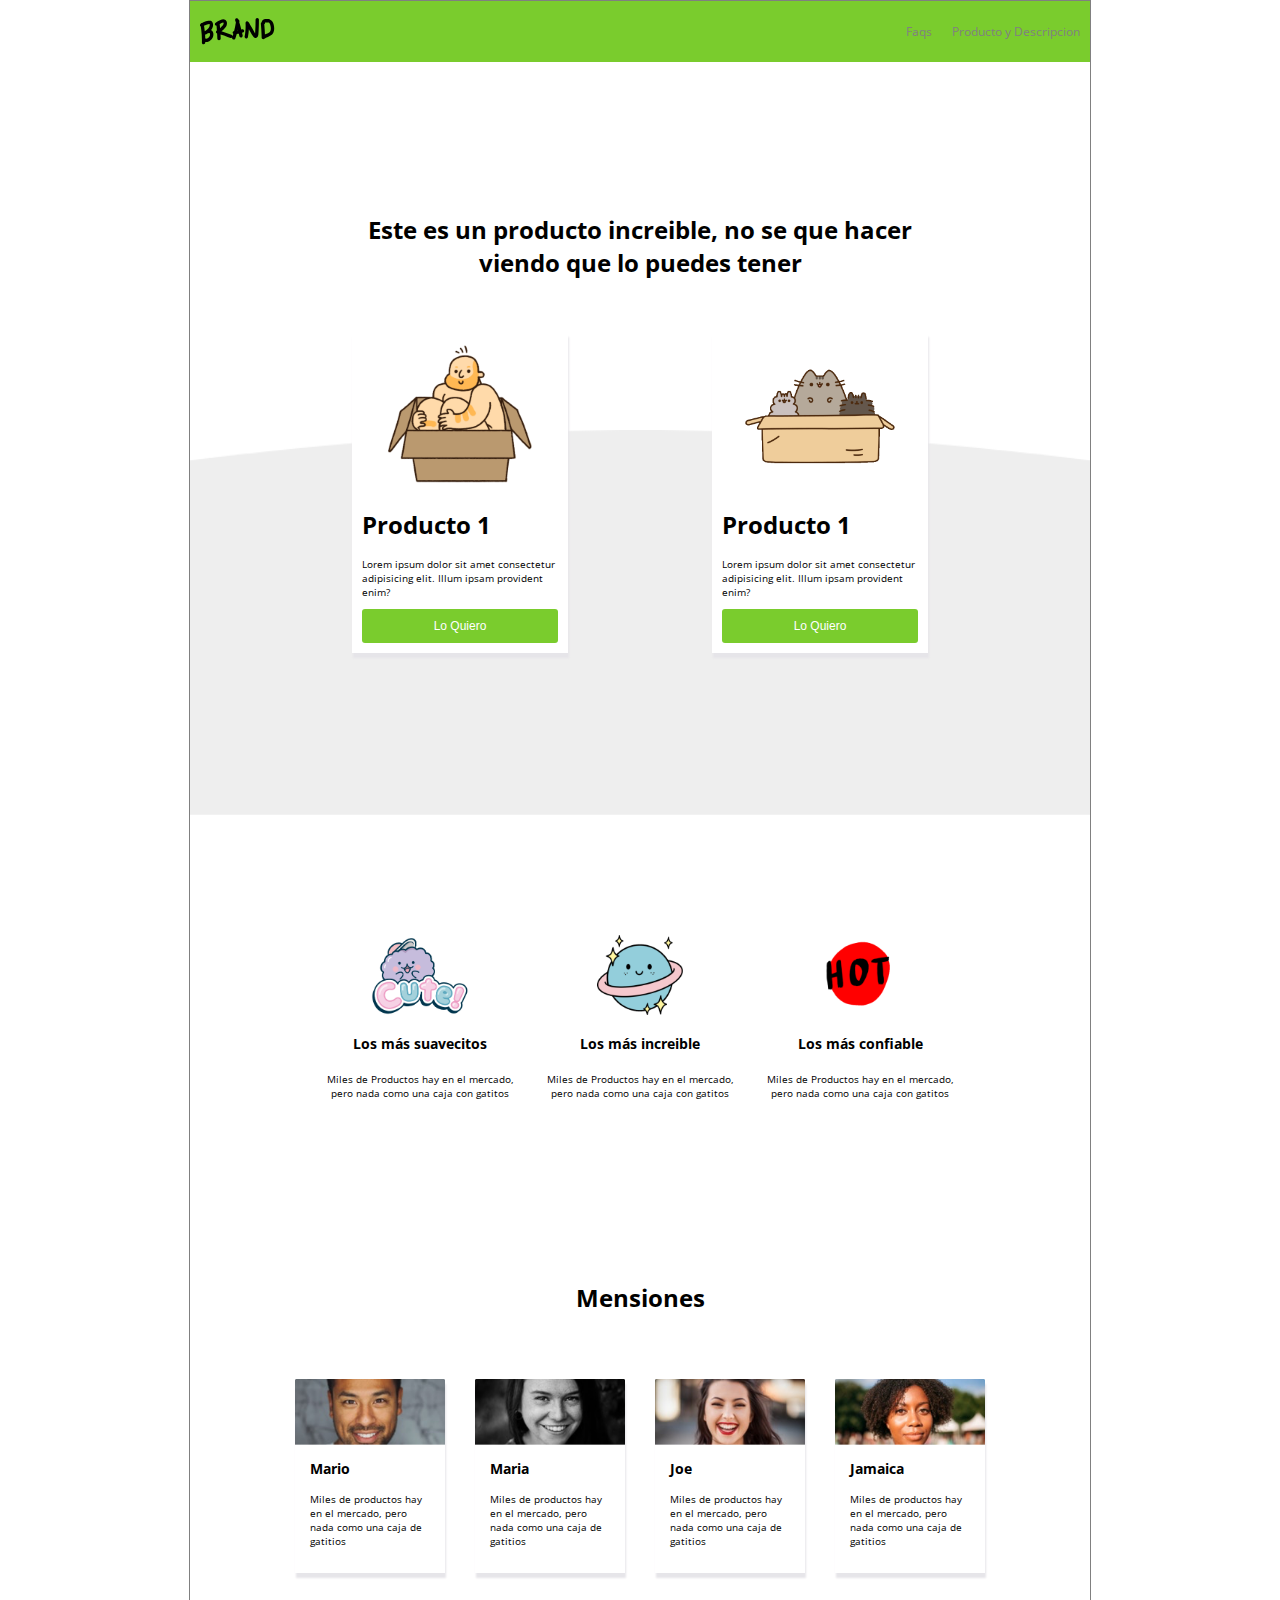
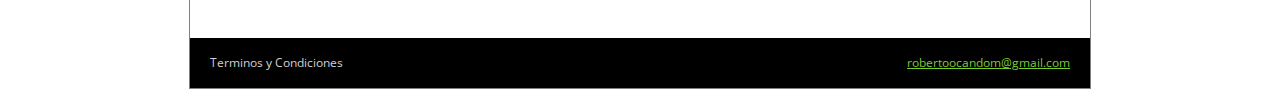
<file: index.html>
<html lang="en">
<head>
    <meta charset="UTF-8">
    <!-- <link rel="stylesheet" href="https://stackpath.bootstrapcdn.com/bootstrap/4.3.1/css/bootstrap.min.css" integrity="sha384-ggOyR0iXCbMQv3Xipma34MD+dH/1fQ784/j6cY/iJTQUOhcWr7x9JvoRxT2MZw1T" crossorigin="anonymous"> -->
    <meta name="viewport" content="width=device-width, initial-scale=1.0">
    <meta http-equiv="X-UA-Compatible" content="ie=edge">
    <link rel="stylesheet" href="css/estilos.css">
    <link rel="stylesheet" href="css/mobile.css">
    <link rel="stylesheet" href="css/animation.css">
    <!-- <script class="script" src="scripts/script.js"></script> -->
    <title>Brand</title>
</head>
<body class="cuerpo">
    <header>
        <!-- Aqui empieza el navBar -->
        <nav class="fadeInDown"> 
            <div class="brand_image">
                <img src="images/logo.png" alt="">
            </div>
            <div class="nav_options">
                <ul>
                    <li><a href="#">Faqs</a></li>
                    <li><a href="scripts/producto.html">Producto y Descripcion</a></li>
                </ul>
            </div>
        </nav>
        <!-- aqui termina el navBar -->
        
        <!-- Aqui Inicia el Main Section  -->

        <div class="main_section fadeIn">
            <h1>
                Este es un producto increible, no se que hacer viendo que lo puedes tener
            </h1>
        </div>
        <div class="products">
            <div class="product fadeInUp">
               <div class="content">
                   <div class="img_content">
                        <img src="images/box1.png" alt="">
                   </div>
                   <h1>
                    Producto 1
                   </h1>
                   <p>Lorem ipsum dolor sit amet consectetur adipisicing elit. Illum ipsam provident enim? </p>
                   <a href="scripts/ventas.html">
                       <button class="main_botton">Lo Quiero</button>
                    </a>
                </div>
            </div>
            <div class="product fadeInUp">
               <div class="content">
                    <div class="img_content">
                        <img src="images/box2.png" alt="">
                    </div>    
                   <h1>
                    Producto 1
                   </h1>
                   <p>Lorem ipsum dolor sit amet consectetur adipisicing elit. Illum ipsam provident enim? </p>
                   <a href="scripts/ventas.html">
                    <button class="main_botton">Lo Quiero</button>
                 </a>
                </div>
            </div>
        </div>

        <!-- Aqui empieza la seccion de caracteristicas -->
        <div class="caracteristic">
            <div class="section_Option">
                <img src="images/b1.png" widht="100px" height="80px" alt="">
                <h3>Los más suavecitos</h3>
                <p>Miles de Productos hay en el mercado, pero nada como una caja con gatitos</p>
            </div>
            <div class="section_Option">
                <img src="images/b2.png" widht="100px" height="80px" alt="">
                <h3>Los más increible</h3>
                <p>Miles de Productos hay en el mercado, pero nada como una caja con gatitos</p>
            </div>
            <div class="section_Option">
                <img src="images/b3.png" widht="100px" height="80px" alt="">
                <h3>Los más confiable</h3>
                <p>Miles de Productos hay en el mercado, pero nada como una caja con gatitos</p>
            </div>
        </div>
        <!-- Aqui Termina la seccion de Caracteristicas del Producto -->

        <!-- Inicio de Seccion de mensiones -->
        
        <div class="mensiones_title">
            <h1>Mensiones</h1>
        </div>

        <div class="Mensiones">
            <div class="mension">
                <img src="images/p1.png" alt="">
                <h3>Mario</h3>
                <p>Miles de productos hay en el mercado, pero nada como una caja de gatitios</p>
            </div>
            <div class="mension">
                    <img src="images/p2.png" alt="">
                    <h3>Maria</h3>
                    <p>Miles de productos hay en el mercado, pero nada como una caja de gatitios</p>
            </div>
            <div class="mension">
                    <img src="images/p3.png" alt="">
                    <h3>Joe</h3>
                    <p>Miles de productos hay en el mercado, pero nada como una caja de gatitios</p>
            </div>                              
            <div class="mension">
                    <img src="images/p4.png" alt="">
                    <h3>Jamaica</h3>
                    <p>Miles de productos hay en el mercado, pero nada como una caja de gatitios</p>
            </div>

        </div>
    </header>
    <footer>
        <div class="">Terminos y Condiciones</div> 
        <div class="mail_contacto">
          <a href="mailto:robertoocandom@gmail.com">robertoocandom@gmail.com</a>
        </div> 
    </footer>
    
</body>
</html>
</file>
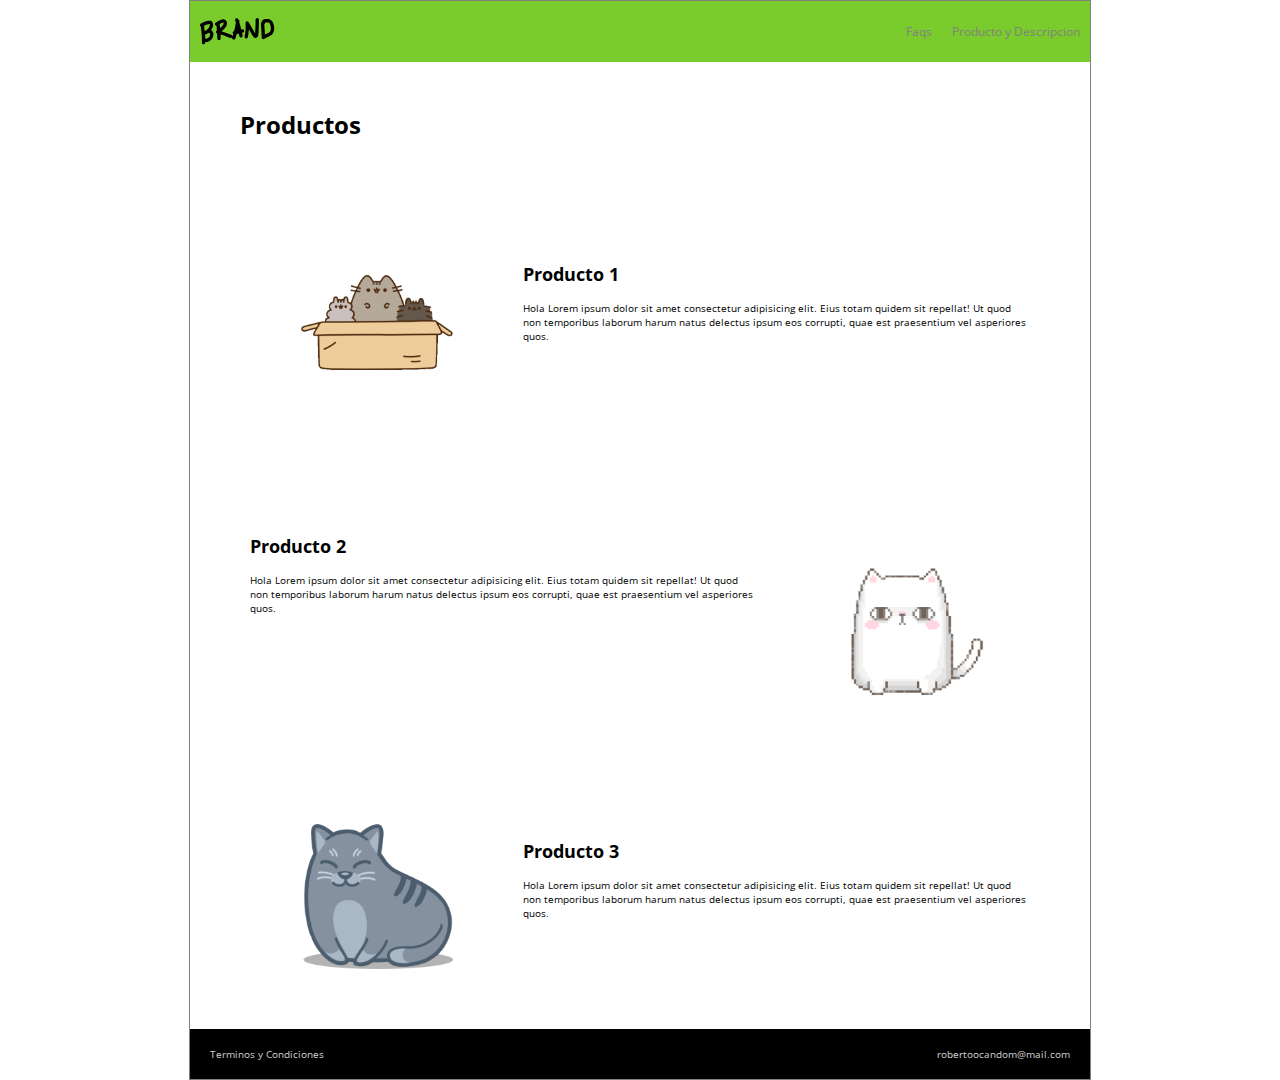
<file: producto.html>
<html lang="en">
<head>
    <meta charset="UTF-8">
    <!-- <link rel="stylesheet" href="https://stackpath.bootstrapcdn.com/bootstrap/4.3.1/css/bootstrap.min.css" integrity="sha384-ggOyR0iXCbMQv3Xipma34MD+dH/1fQ784/j6cY/iJTQUOhcWr7x9JvoRxT2MZw1T" crossorigin="anonymous"> -->
    <meta name="viewport" content="width=device-width, initial-scale=1.0">
    <meta http-equiv="X-UA-Compatible" content="ie=edge">
    <link rel="stylesheet" href="./css/estilos.css">
    <link rel="stylesheet" href="./css/mobile.css">
    <link rel="stylesheet" href="./css/animation.css">
    <link rel="stylesheet" href="./css/grid.css">
    <!-- <script class="script" src="scripts/script.js"></script> -->
    <title>Brand</title>
</head>
<body class="cuerpo">
    <header>
        <!-- Aqui empieza el navBar -->
        <nav class="fadeInDown"> 
            <div class="brand_image">
                <img src="./images/logo.png" alt="">
            </div>
            <div class="nav_options">
                <ul>
                    <li><a href="#">Faqs</a></li>
                    <li><a href="#">Producto y Descripcion</a></li>
                </ul>
            </div>
        </nav>
       
        <!-- Termina el NavBar -->

        <!-- Empieza la Lista de Productos -->
<div class="Productos">
    <h1>Productos</h1>
</div>
        <div class="container">

        <div class="row">
            <div class="col-4">
                <img src="./images/ben1.png" width="60%" alt="">
            </div >    
            <div class="col-8">
                <h2>Producto 1</h2>
                <p>Hola Lorem ipsum dolor sit amet consectetur adipisicing elit. Eius totam quidem sit repellat! Ut quod non temporibus laborum harum natus delectus ipsum eos corrupti, quae est praesentium vel asperiores quos.</p> 
            </div>
        </div>
        <div class="row">
            <div class="col-8">
                <h2>Producto 2</h2>
                <p>Hola Lorem ipsum dolor sit amet consectetur adipisicing elit. Eius totam quidem sit repellat! Ut quod non temporibus laborum harum natus delectus ipsum eos corrupti, quae est praesentium vel asperiores quos.</p> 
            </div>
             <div class="col-4">
                <img src="./images/ben2.png" width="80%" alt="">
            </div>    
        </div>
        <div class="row">
                <div class="col-4">
                    <img src="./images/ben3.png" width="60%" alt="">
                </div >    
                <div class="col-8">
                    <h2>Producto 3</h2>
                    <p>Hola Lorem ipsum dolor sit amet consectetur adipisicing elit. Eius totam quidem sit repellat! Ut quod non temporibus laborum harum natus delectus ipsum eos corrupti, quae est praesentium vel asperiores quos.</p> 
                </div>
            </div>
   <!-- Termina la Lista de Productos -->
    </header>
        <footer>
       <p>Terminos y Condiciones</p>
       <p>robertoocandom@mail.com</p>
    </footer>
    
</body>
</html>
</file>
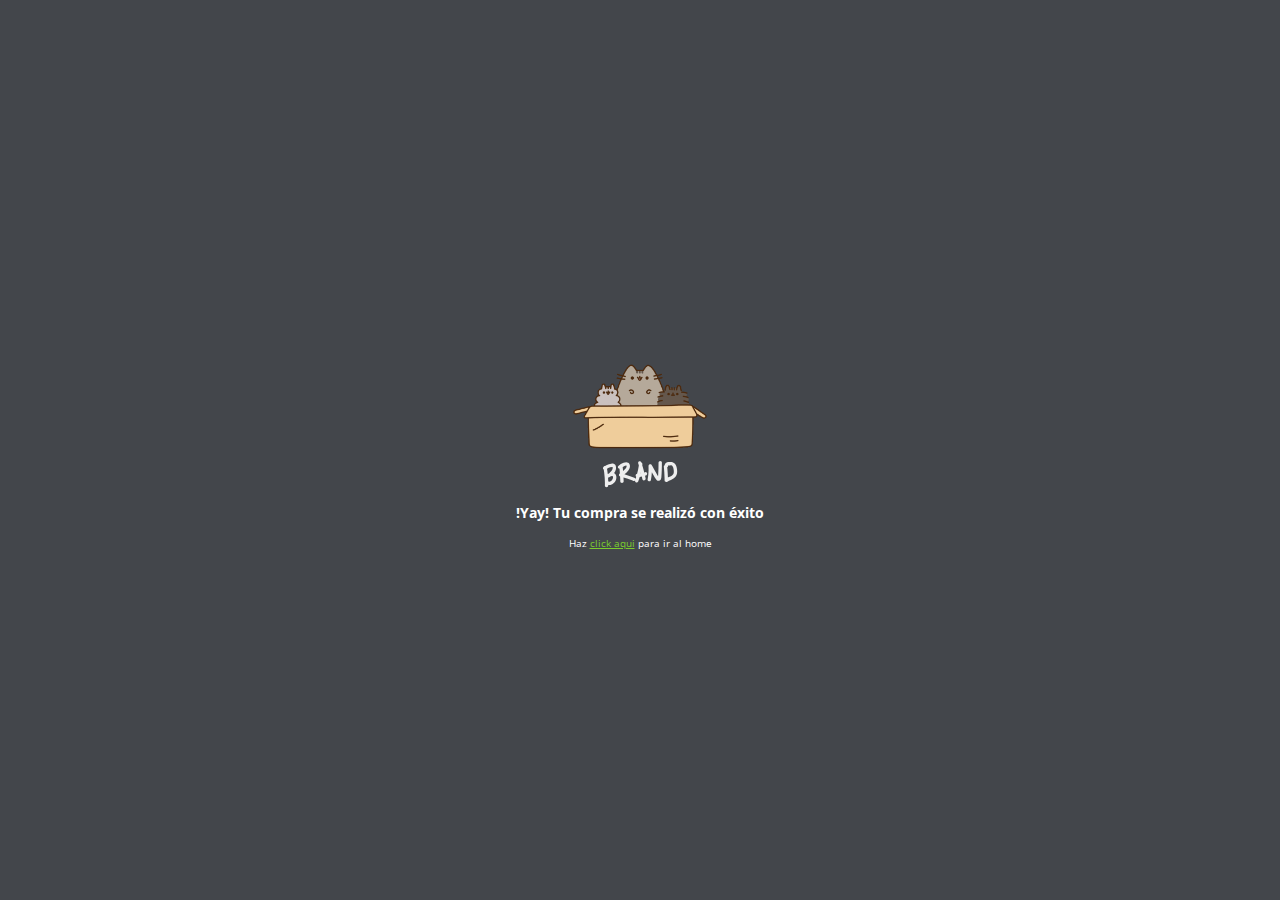
<file: scripts/exito.html>
<html lang="en">
<head>
    <meta charset="UTF-8">
    <meta name="viewport" content="width=device-width, initial-scale=1.0">
    <meta http-equiv="X-UA-Compatible" content="ie=edge">
    <link rel="stylesheet" href="../css/estilos.css">
    <link rel="stylesheet" href="../css/animation.css">
    <link rel="stylesheet" href="../css/estilospaypal.css">
    <title>Exito</title>
</head>
<body>
    <div class="screen_paypal">
        <img src="../images/box_brand.png" alt="">
        <h3>!Yay! Tu compra se realizó con éxito</h3>
        <p>Haz <a href="../index.html">click aqui</a> para ir al home</p>
    </div>
</body>
</html>
</file>
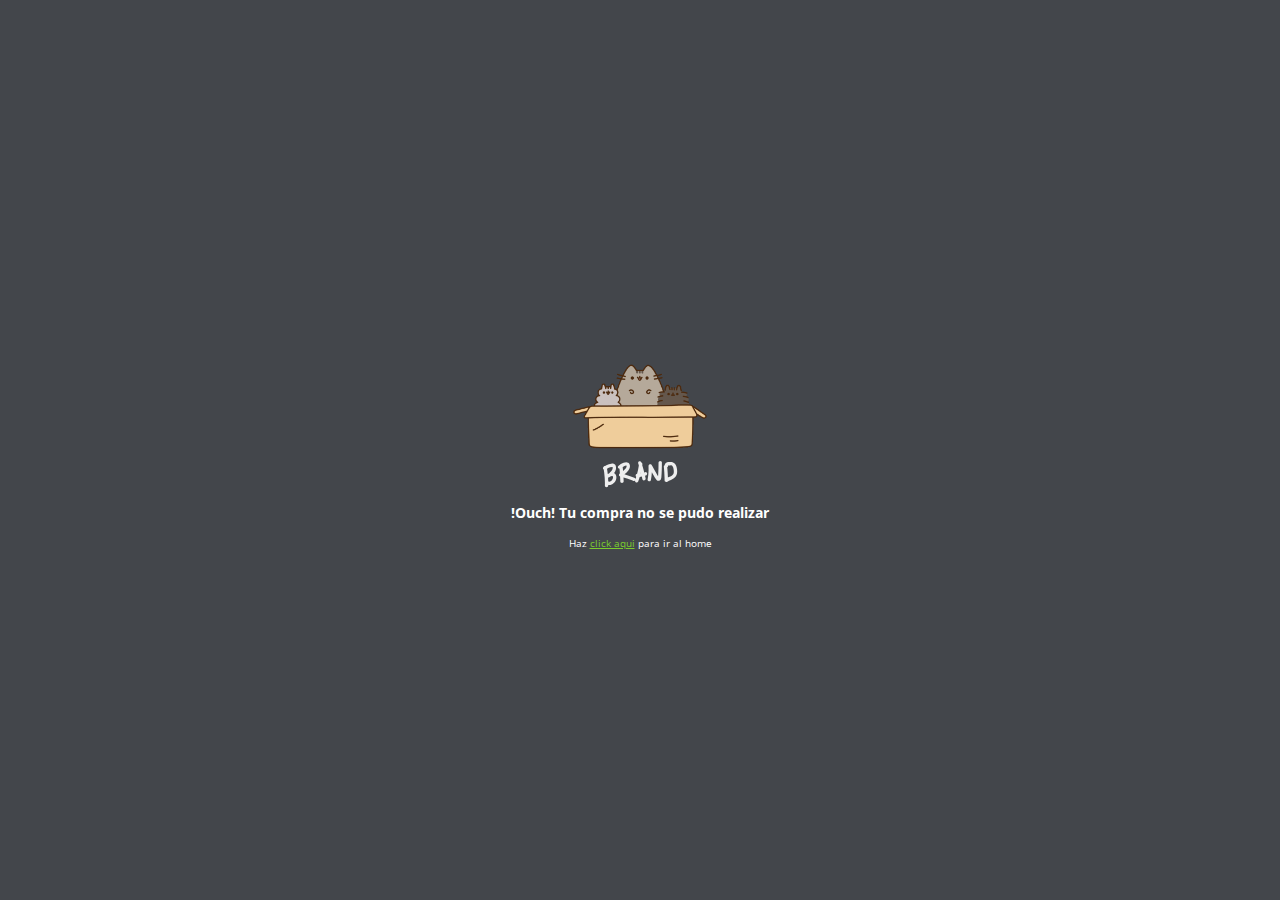
<file: scripts/falla.html>
<html lang="en">
<head>
    <meta charset="UTF-8">
    <meta name="viewport" content="width=device-width, initial-scale=1.0">
    <meta http-equiv="X-UA-Compatible" content="ie=edge">
    <link rel="stylesheet" href="../css/estilos.css">
    <link rel="stylesheet" href="../css/animation.css">
    <link rel="stylesheet" href="../css/estilospaypal.css">
    <title>Falla</title>
</head>
<body>
    <div class="screen_paypal">
        <img src="../images/box_brand.png" alt="">
        <h3>!Ouch! Tu compra no se pudo realizar</h3>
        <p>Haz <a href="../index.html">click aqui</a> para ir al home</p>
    </div>
</body>
</html>
</file>
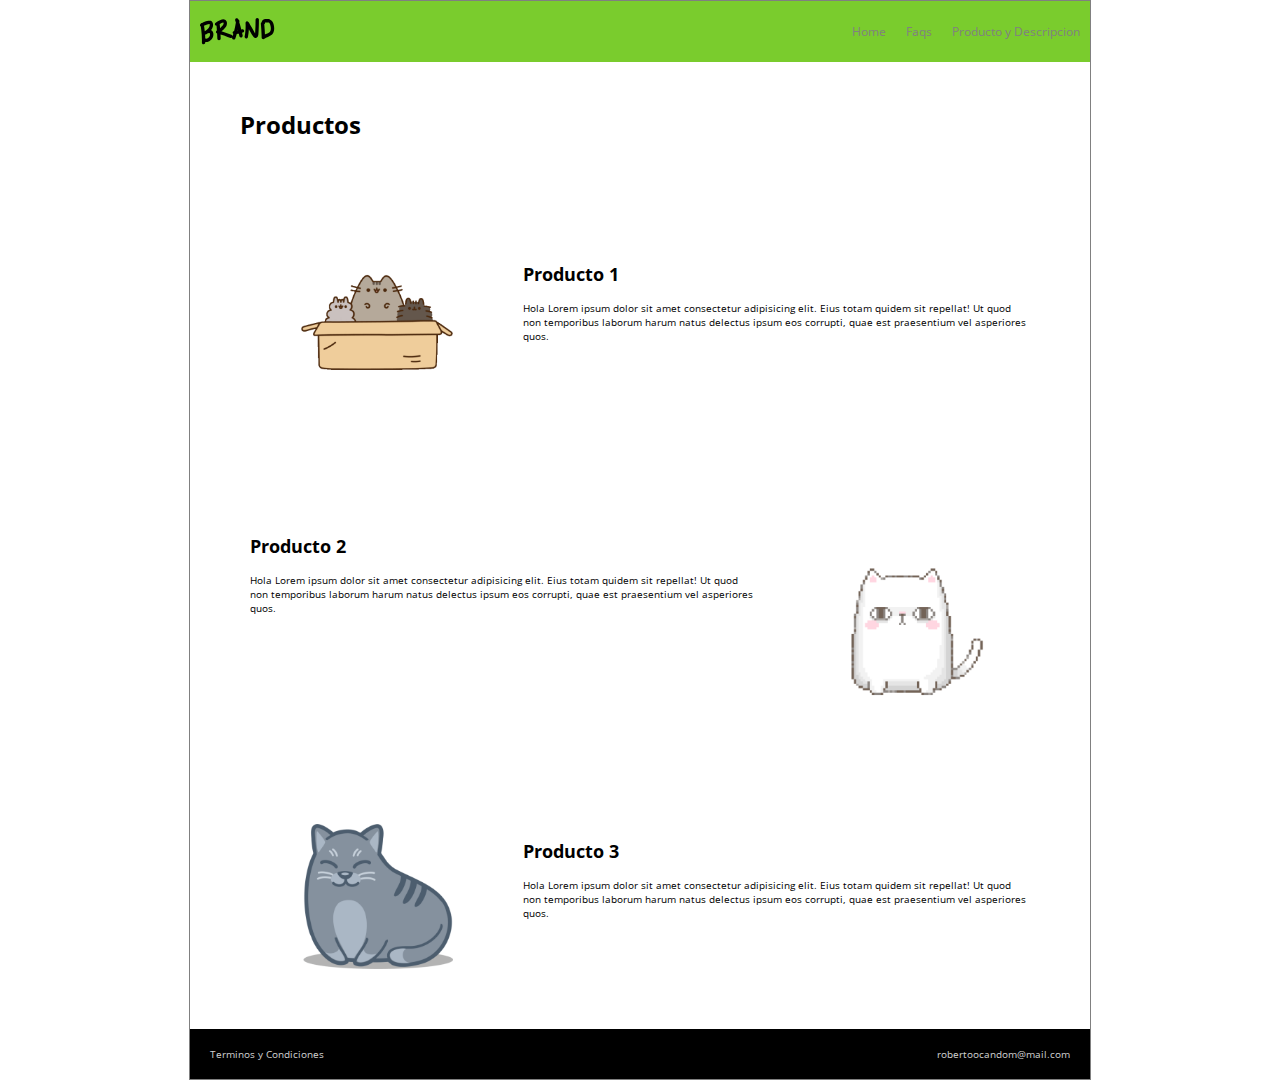
<file: scripts/producto.html>
<html lang="en">
<head>
    <meta charset="UTF-8">
    <!-- <link rel="stylesheet" href="https://stackpath.bootstrapcdn.com/bootstrap/4.3.1/css/bootstrap.min.css" integrity="sha384-ggOyR0iXCbMQv3Xipma34MD+dH/1fQ784/j6cY/iJTQUOhcWr7x9JvoRxT2MZw1T" crossorigin="anonymous"> -->
    <meta name="viewport" content="width=device-width, initial-scale=1.0">
    <meta http-equiv="X-UA-Compatible" content="ie=edge">
    <link rel="stylesheet" href="../css/estilos.css">
    <link rel="stylesheet" href="../css/mobile.css">
    <link rel="stylesheet" href="../css/animation.css">
    <link rel="stylesheet" href="../css/grid.css">
    <!-- <script class="script" src="scripts/script.js"></script> -->
    <title>Brand</title>
</head>
<body class="cuerpo">
    <header>
        <!-- Aqui empieza el navBar -->
        <nav class="fadeInDown"> 
            <div class="brand_image">
                <img src="../images/logo.png" alt="">
            </div>
            <div class="nav_options">
                <ul>
                    <li><a href="../index.html">Home</a></li>
                    <li><a href="#">Faqs</a></li>
                    <li><a href="#">Producto y Descripcion</a></li>
                </ul>
            </div>
        </nav>
       
        <!-- Termina el NavBar -->

        <!-- Empieza la Lista de Productos -->
<div class="Productos">
    <h1>Productos</h1>
</div>
        <div class="container">

        <div class="row">
            <div class="col-4">
                <img src="../images/ben1.png" width="60%" alt="">
            </div >    
            <div class="col-8">
                <h2>Producto 1</h2>
                <p>Hola Lorem ipsum dolor sit amet consectetur adipisicing elit. Eius totam quidem sit repellat! Ut quod non temporibus laborum harum natus delectus ipsum eos corrupti, quae est praesentium vel asperiores quos.</p> 
            </div>
        </div>
        <div class="row">
            <div class="col-8">
                <h2>Producto 2</h2>
                <p>Hola Lorem ipsum dolor sit amet consectetur adipisicing elit. Eius totam quidem sit repellat! Ut quod non temporibus laborum harum natus delectus ipsum eos corrupti, quae est praesentium vel asperiores quos.</p> 
            </div>
             <div class="col-4">
                <img src="../images/ben2.png" width="80%" alt="">
            </div>    
        </div>
        <div class="row">
                <div class="col-4">
                    <img src="../images/ben3.png" width="60%" alt="">
                </div >    
                <div class="col-8">
                    <h2>Producto 3</h2>
                    <p>Hola Lorem ipsum dolor sit amet consectetur adipisicing elit. Eius totam quidem sit repellat! Ut quod non temporibus laborum harum natus delectus ipsum eos corrupti, quae est praesentium vel asperiores quos.</p> 
                </div>
            </div>

   <!-- Termina la Lista de Productos -->

    </header>
        <footer>
       <p>Terminos y Condiciones</p>
       <p>robertoocandom@mail.com</p>
    </footer>
    
</body>
</html>
</file>
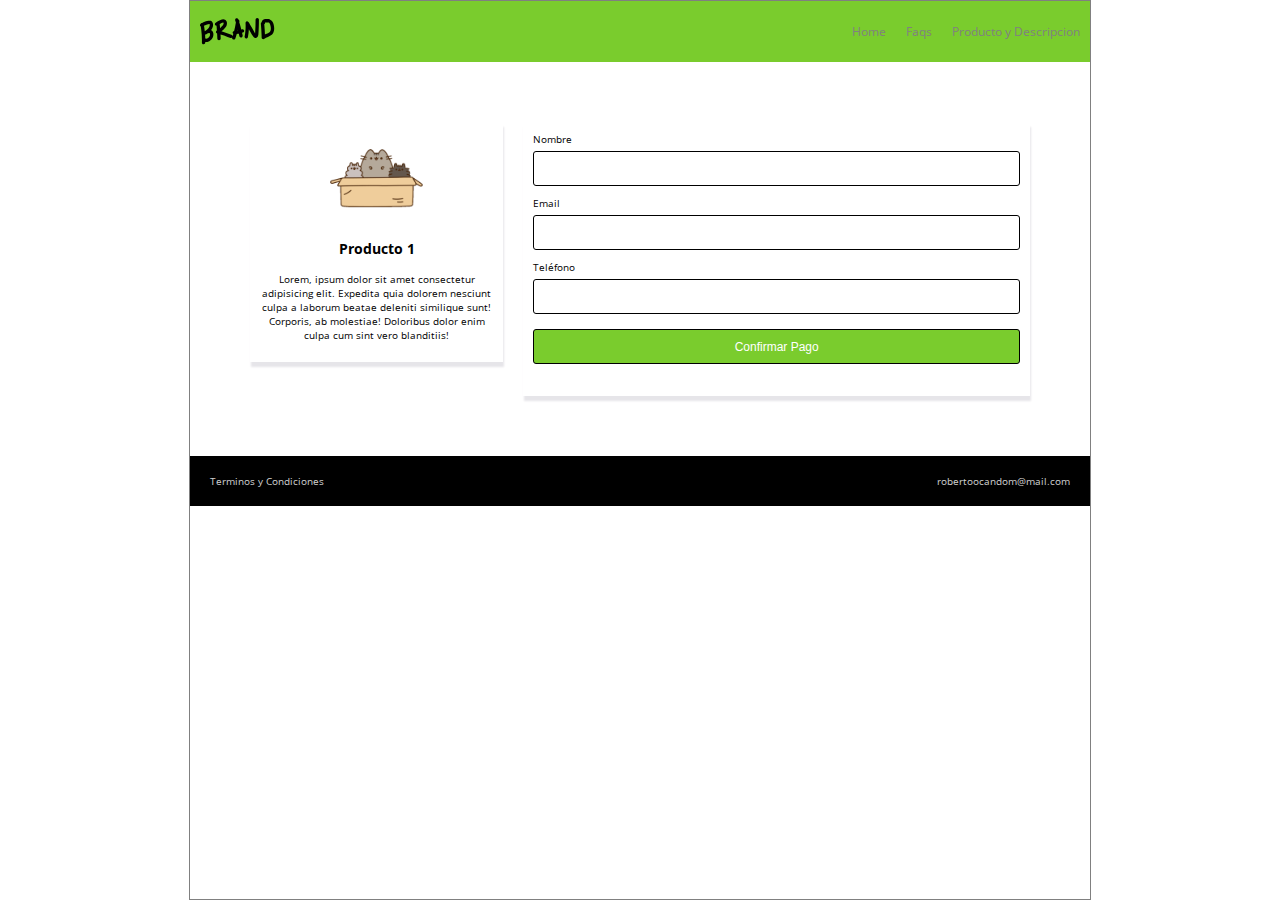
<file: scripts/ventas.html>
<html lang="en">
<head>
    <meta charset="UTF-8">
    <!-- <link rel="stylesheet" href="https://stackpath.bootstrapcdn.com/bootstrap/4.3.1/css/bootstrap.min.css" integrity="sha384-ggOyR0iXCbMQv3Xipma34MD+dH/1fQ784/j6cY/iJTQUOhcWr7x9JvoRxT2MZw1T" crossorigin="anonymous"> -->
    <meta name="viewport" content="width=device-width, initial-scale=1.0">
    <meta http-equiv="X-UA-Compatible" content="ie=edge">
    <link rel="stylesheet" href="../css/estilos.css">
    <link rel="stylesheet" href="../css/mobile.css">
    <link rel="stylesheet" href="../css/animation.css">
    <link rel="stylesheet" href="../css/grid.css">
    <!-- <script class="script" src="scripts/script.js"></script> -->
    <title>Brand</title>
</head>
<body class="cuerpo">
    <header>
        <!-- Aqui empieza el navBar -->
        <nav class="fadeInDown"> 
            <div class="brand_image">
                <img src="../images/logo.png" alt="">
            </div>
            <div class="nav_options">
                <ul>
                    <li><a href="../index.html">Home</a></li>
                    <li><a href="#">Faqs</a></li>
                    <li><a href="#">Producto y Descripcion</a></li>
                </ul>
            </div>
        </nav>
       
        <!-- Termina el NavBar -->

        <!-- Empieza formulario de venta de Productos -->
        <div class="container">
            <div class="row">
                <div class="col-4">
                    <div class="modulo_pago">
                        <img src="../images/ben1.png" width="40%" alt="">
                        <h3>
                            Producto 1
                        </h3>
                        <p>Lorem, ipsum dolor sit amet consectetur adipisicing elit. Expedita quia dolorem nesciunt culpa a laborum beatae deleniti similique sunt! Corporis, ab molestiae! Doloribus dolor enim culpa cum sint vero blanditiis!</p>
                    </div>
                </div>
                <div class="col-8">
                   <div class="modulo_pago">
                       <form action="https://www.paypal.com/cgi-bin/webscr?cmd=_s-xclick&hosted_button_id=ZVMFQRMQLMK8J" method="POST">
                           <label for="name">Nombre</label>
                           <br>
                           <input type="text" placeholder="" name="name" class="data">
                           <br>
                           <label for="email">Email</label>
                           <br>
                           <input type="email" placeholder="" name="email" class="data">
                           <br>
                           <label for="phone">Teléfono</label>
                           <br>
                           <input type="text" placeholder="" name="phone" class="data">
                            <br>
                            <input type="submit" class="main_botton" name="submit" value="Confirmar Pago">
                        </form>
                   </div>
                </div>
            </div>

        </div>


        <!-- Termina formulario de venta  de Productos -->
    </header>
        <footer>
       <p>Terminos y Condiciones</p>
       <p>robertoocandom@mail.com</p>
    </footer>
    
</body>
</html>
</file>
<file: css/estilos.css>
/* ///////////////Variables //////////////////*/

@import url('https://fonts.googleapis.com/css?family=Open+Sans:400,700&display=swap');

:root{
--green-color:#7ACC2D;
--white-color: white;
--gray-color: #43464B;
/* ///////////Espaciado */
--space: 10px;
/* ///////////Tipografia */
--normal:12px;
/* ///////////Box Shadow */
--box: 1px 5px 2px #e6e5e9;
}
/* General Estilos */


html, body{
padding: 0;
margin:0;
font-size: var(--normal);
font-family: 'Open Sans', sans-serif;
}

body{
    max-width: 900;
    width: auto;
    margin: auto;
    border: solid 0.1px gray;
}

nav{
    display: flex;
    background-color: var(--green-color);
    padding: var(--space);
    color: var(--white-color);
    justify-content: space-between;
    align-items: center;
}

nav ul {
    display: flex;
}

nav li {
 
    padding-left: 20px;
    list-style: none;
    
}

nav li a {
    color: gray;
    text-decoration: none;
    }

nav li a:hover{
    color: var(--white-color);
}

p, label{
    font-size: var(--space);
}


/*************** Main section *****************/

.main_section{
    padding: 15%;
    text-align: center;
}

.products{
    background-image: url("../images/curve.png ");
    /* height: 50px; */
    background-size: cover;
    background-position: center top;
    padding: 10%;
    display: flex;
}

.product{
    padding: 10%;
    margin-top: -260px;

}
.product .content{
    background-color: var(--white-color);
    padding: var(--space);
    box-shadow: var(--box);
    
}


.img_content{
    text-align: center;
}

.main_botton{
    background-color: var(--green-color);
    width: 100%;
    padding: var(--space);
    font-size: var(--normal);
    color: var(--white-color);
    border: 0;
    cursor: pointer;
    border-radius: 3px;
}

.main_botton:hover{
    background-color: #56802f;
}

.caracteristic{
    height: 250px;
    padding: 10%;
    padding-top: 70px;
    display: flex;
    margin-top: 40px;
    justify-content: center;
     
}

.section_option {
   width: 200px;
   padding: 10px;
   text-align: center;
   
}

.section_otion p{
    font-size: var(--normal);
}
 .section_option h3{
   padding: 5px;
 }

 .mensiones{
    display: flex;
    margin-top: 50px;
    padding-left: 10%;
    padding-right: 10%;
    justify-content: center;
    align-content: center;
    margin-bottom: 50px;
   
 }

 .mension{
     margin: 15px;
     box-shadow: var(--box);
     padding-bottom: 2%;
 }

 .mension p{
    padding-left: 15px;
    padding-right: 15px;
     
 }
 .mension h3{
    padding-left: 15px;
    padding-right: 15px; 
 }

 .mension img{
    width: 100%;
}
.mensiones_title{
    text-align: center;
}
/* venta    */

.modulo_pago{
    background-color: var(--white-color);
    box-shadow: var(--box);
    padding: var(--space);
}

.modulo_pago input{
    margin-top: 5px;
    margin-bottom: 10px;
    width: 100%;
    height: 35px;
    border-radius: 3px;
    border: 1px solid black;
    box-sizing: border-box;
}

footer{
background-color: black;
color: #d0d0d0;
display: flex;
justify-content: space-between;
padding-left: 20px;
padding-right: 20px;
height: 50px;
align-items: center;

}

.mail_contacto a{
    color: var(--green-color);
}


.col-8 p, h2{
    text-align: left;
    /* padding-right: 30px; */
}

.col-4{
    text-align: center;
}

.productos{
    padding: 30px 50px;
}

.row{
    padding: 50px;
}
</file>
<file: css/mobile.css>
@media (max-width: 600px){
    .products{
        display: inherit;
        height: auto;
    }
.product{
    margin-top: auto;
    padding: 30px;
}
.main_section{
    padding:4%;
}
.caracteristic {
    display: inherit;
    height: auto;  
}    
.section_option{
width: auto;
}

.mensiones {
    display: inherit;
    margin-bottom: 10px;
    padding-bottom: 10px;
}
.mension{
    /* width: 180; */
}

}
</file>
<file: css/animation.css>
.fadeIn{
    -webkit-animation-duration: 4s;
    animation-duration: 4s;
    -webkit-animation-fill-mode: both;
    animation-fill-mode: both;
    -webkit-animation-name: fadeIn;
    animation-name: fadeIn;
}

@keyframes fadeIn{
    from{
        opacity: 0;
    }
    to{
        opacity: 1;
    }
}

.fadeInDown{
    -webkit-animation-duration: 1s;
    animation-duration: 1s;
    -webkit-animation-fill-mode: both;
    animation-fill-mode: both;
    -webkit-animation-name: fadeInDown;
    animation-name: fadeInDown;
}

@keyframes fadeInDown{
from{
    opacity: 0;
    -webkit-transform: translate3d(0,-100%,0); 
    transform: translate3d(0,-100%,0);
}
to{
    opacity: 1;
    -webkit-transform: translate3d(0,0,0); 
    transform: translate3d(0,0,0); 
}

}

.fadeInUp{
    -webkit-animation-duration: 1s;
    animation-duration: 1s;
    -webkit-animation-fill-mode: both;
    animation-fill-mode: both;
    -webkit-animation-name: fadeInUp;
    animation-name: fadeInUp;
}

@keyframes fadeInUp{
from{
    opacity: 0;
    -webkit-transform: translate3d(0,100%,0); 
    transform: translate3d(0,100%,0);
}
to{
    opacity: 1;
    -webkit-transform: translate3d(0,0,0); 
    transform: translate3d(0,0,0); 
}

}
</file>
<file: css/grid.css>
.container{
    max-width: 900px;
    margin: auto;
}

.row{
    display: flex;
}

.col-1{
    width: 8.333333333333333%;
}
.col-2{
    width: 16.666666666666667%;
    
}
.col-3{
    width: 25%;
}
.col-4{
    width: 33.333333333333333%;
}
.col-5{
    width: 41.666666666666667%;
}
.col-6{
    width: 50%;
}
.col-7{
    width: 58.333333333333333%;
}
.col-8{
    width: 66.666666666666667%
}
.col-9{
    width: 75%;
}
.col-10{
    width: 83.333333333%
}
.col-11{
    width: 91.666666666666667%
}
.col-12{
    width: 100%
}

.col-1,.col-2,.col-3,.col-4,.col-5,.col-6,.col-7,.col-8,.col-9,.col-10,.col-11,.col-12{
    padding: 10px;
}

@media (max-width: 900px){
    .row{
        display: inherit;
    }
    .col-1,.col-2,.col-3,.col-4,.col-5,.col-6,.col-7,.col-8,.col-9,.col-10,.col-11,.col-12{
    width: 100%;

}
</file>
<file: css/estilospaypal.css>
body{
    background-color: var(--gray-color);
    text-align: center;
    display: flex;
    justify-content: center;
    align-items: center;
    color: var(--white-color);
    border: none;
}

.screen_paypal a{
   color: var(--green-color);
}
</file>
